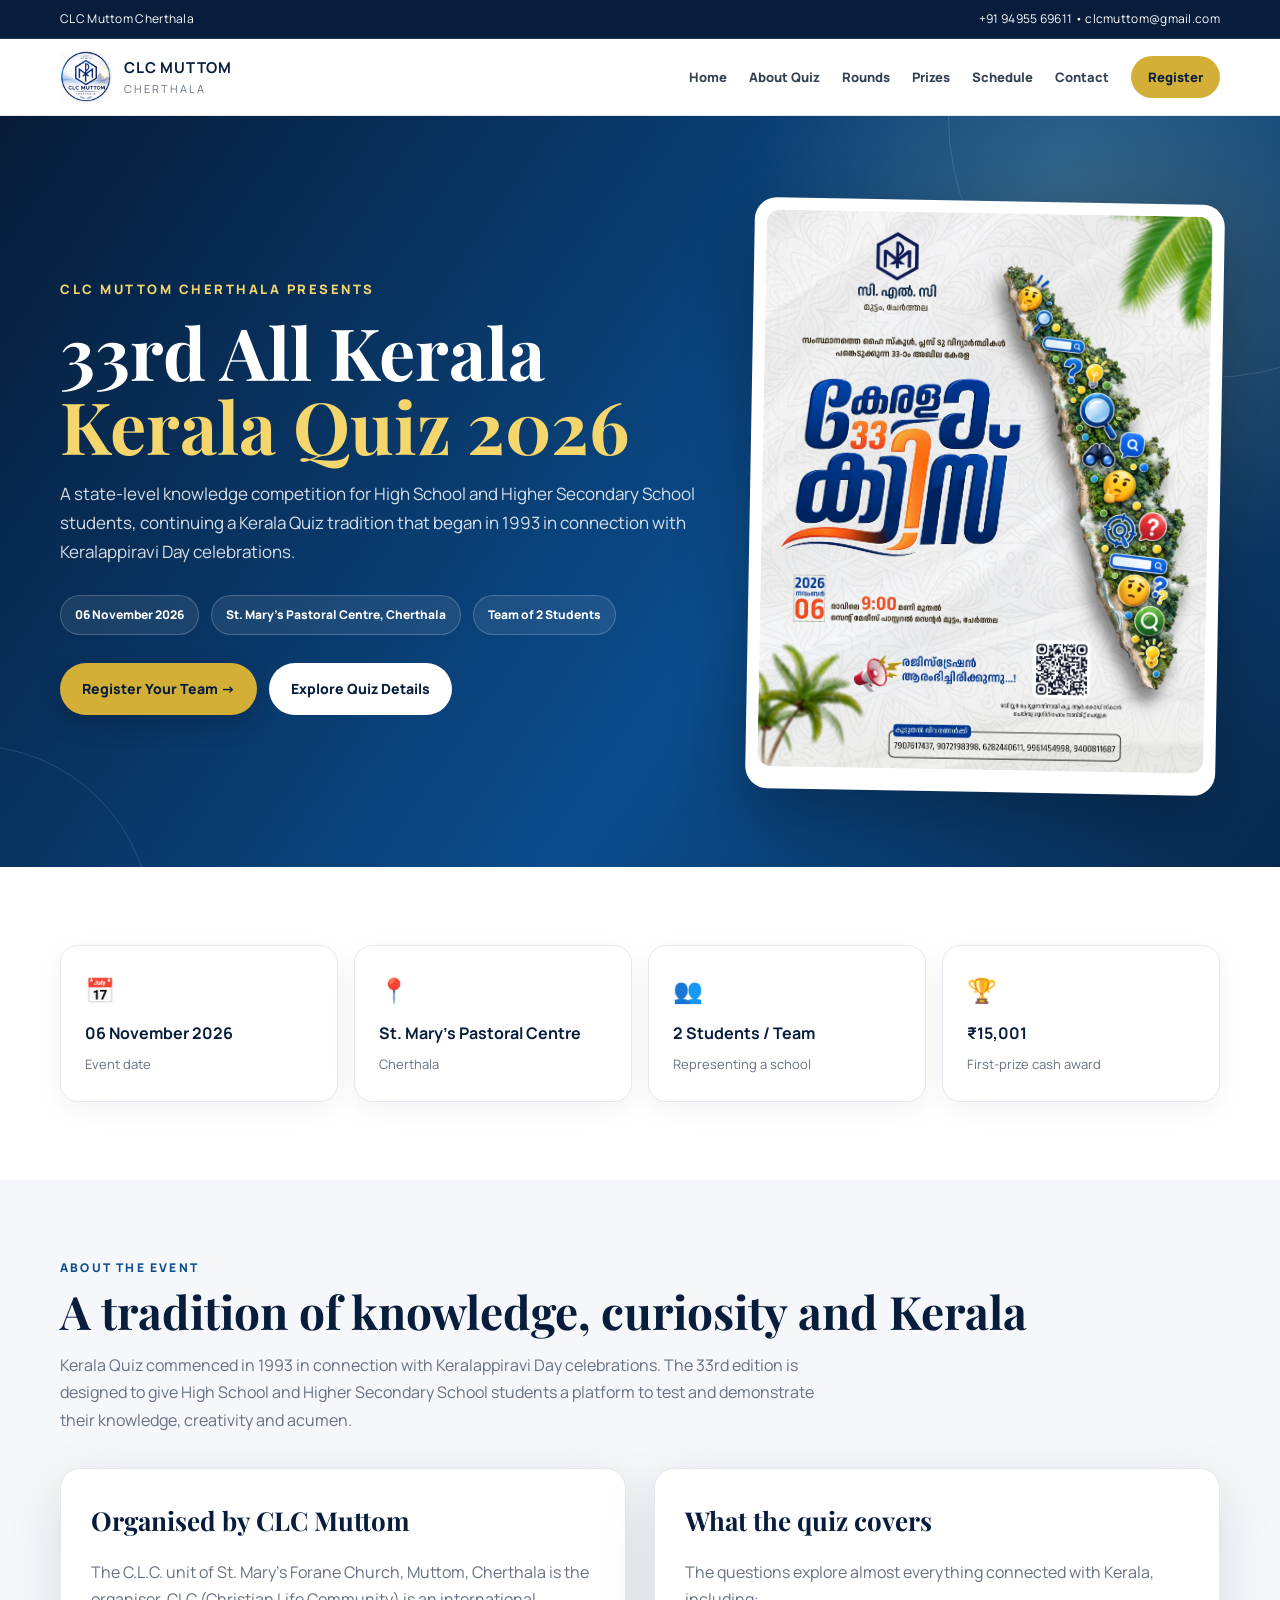
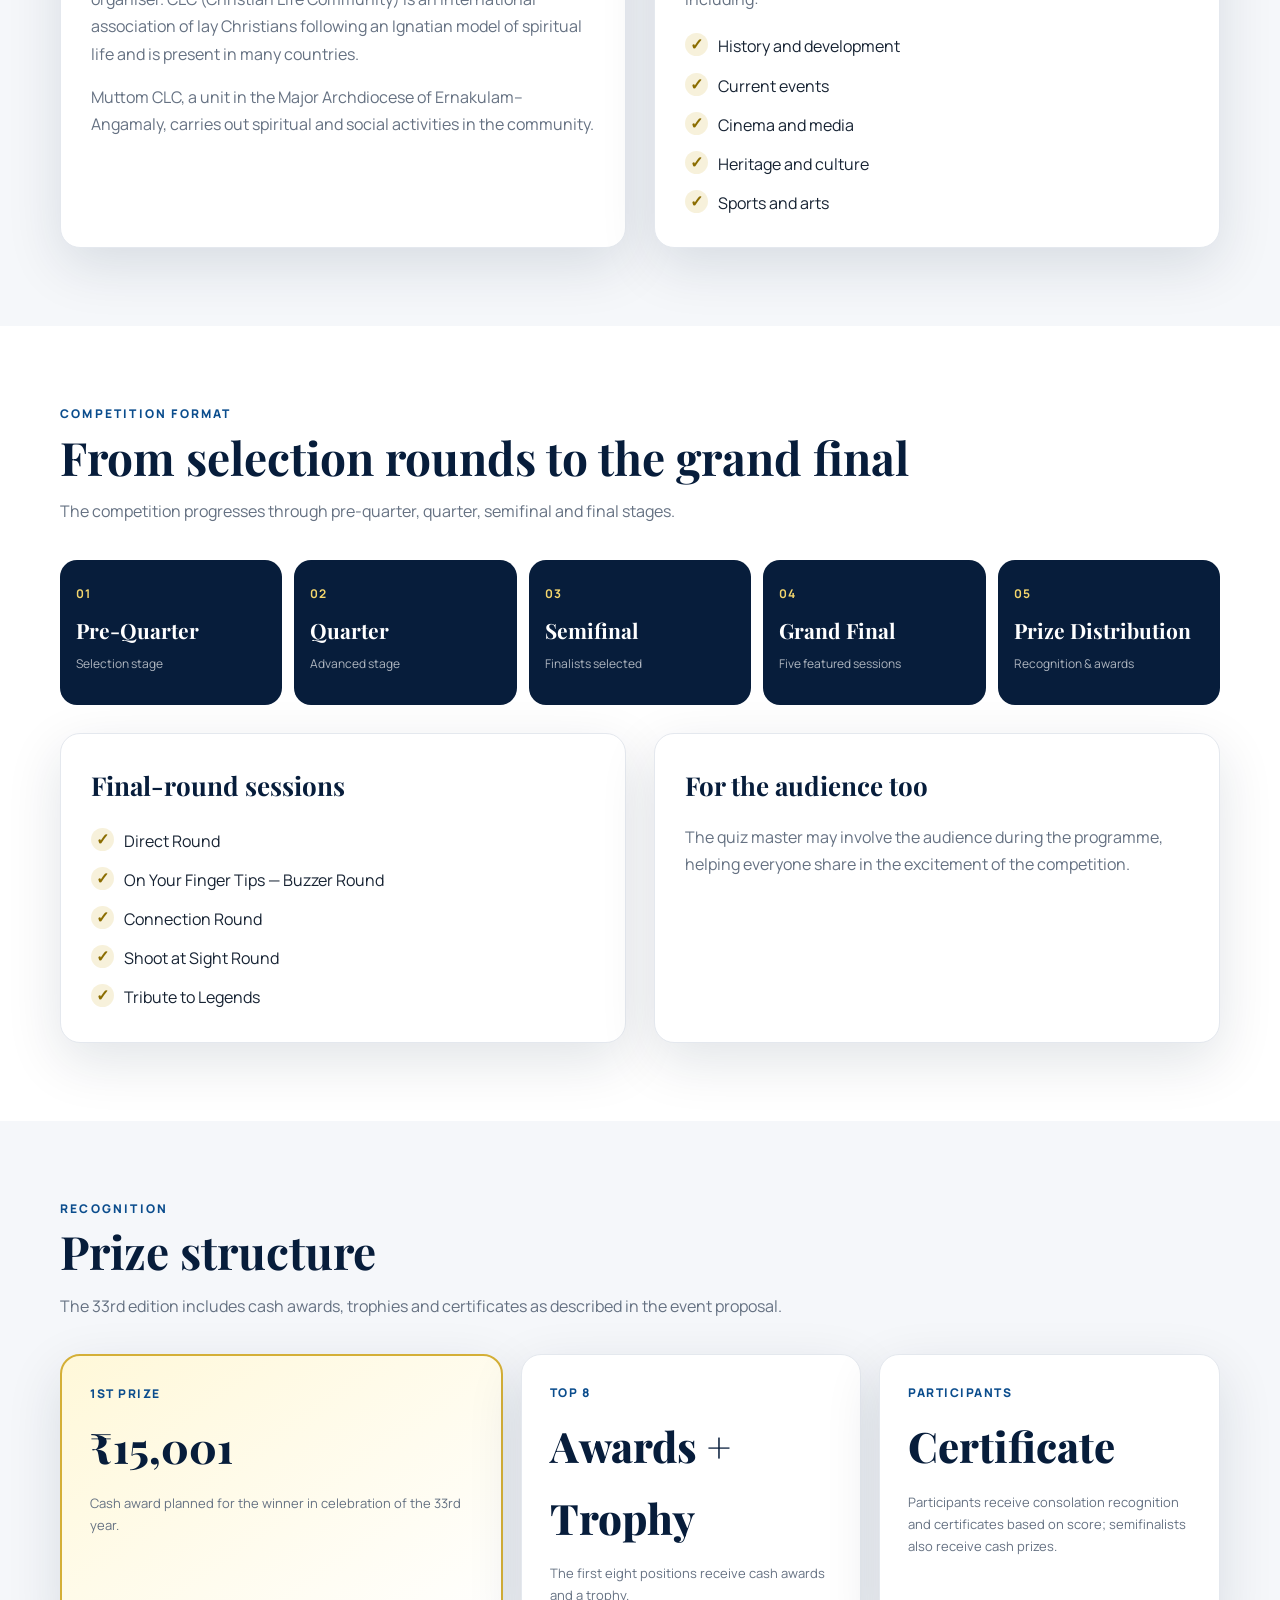
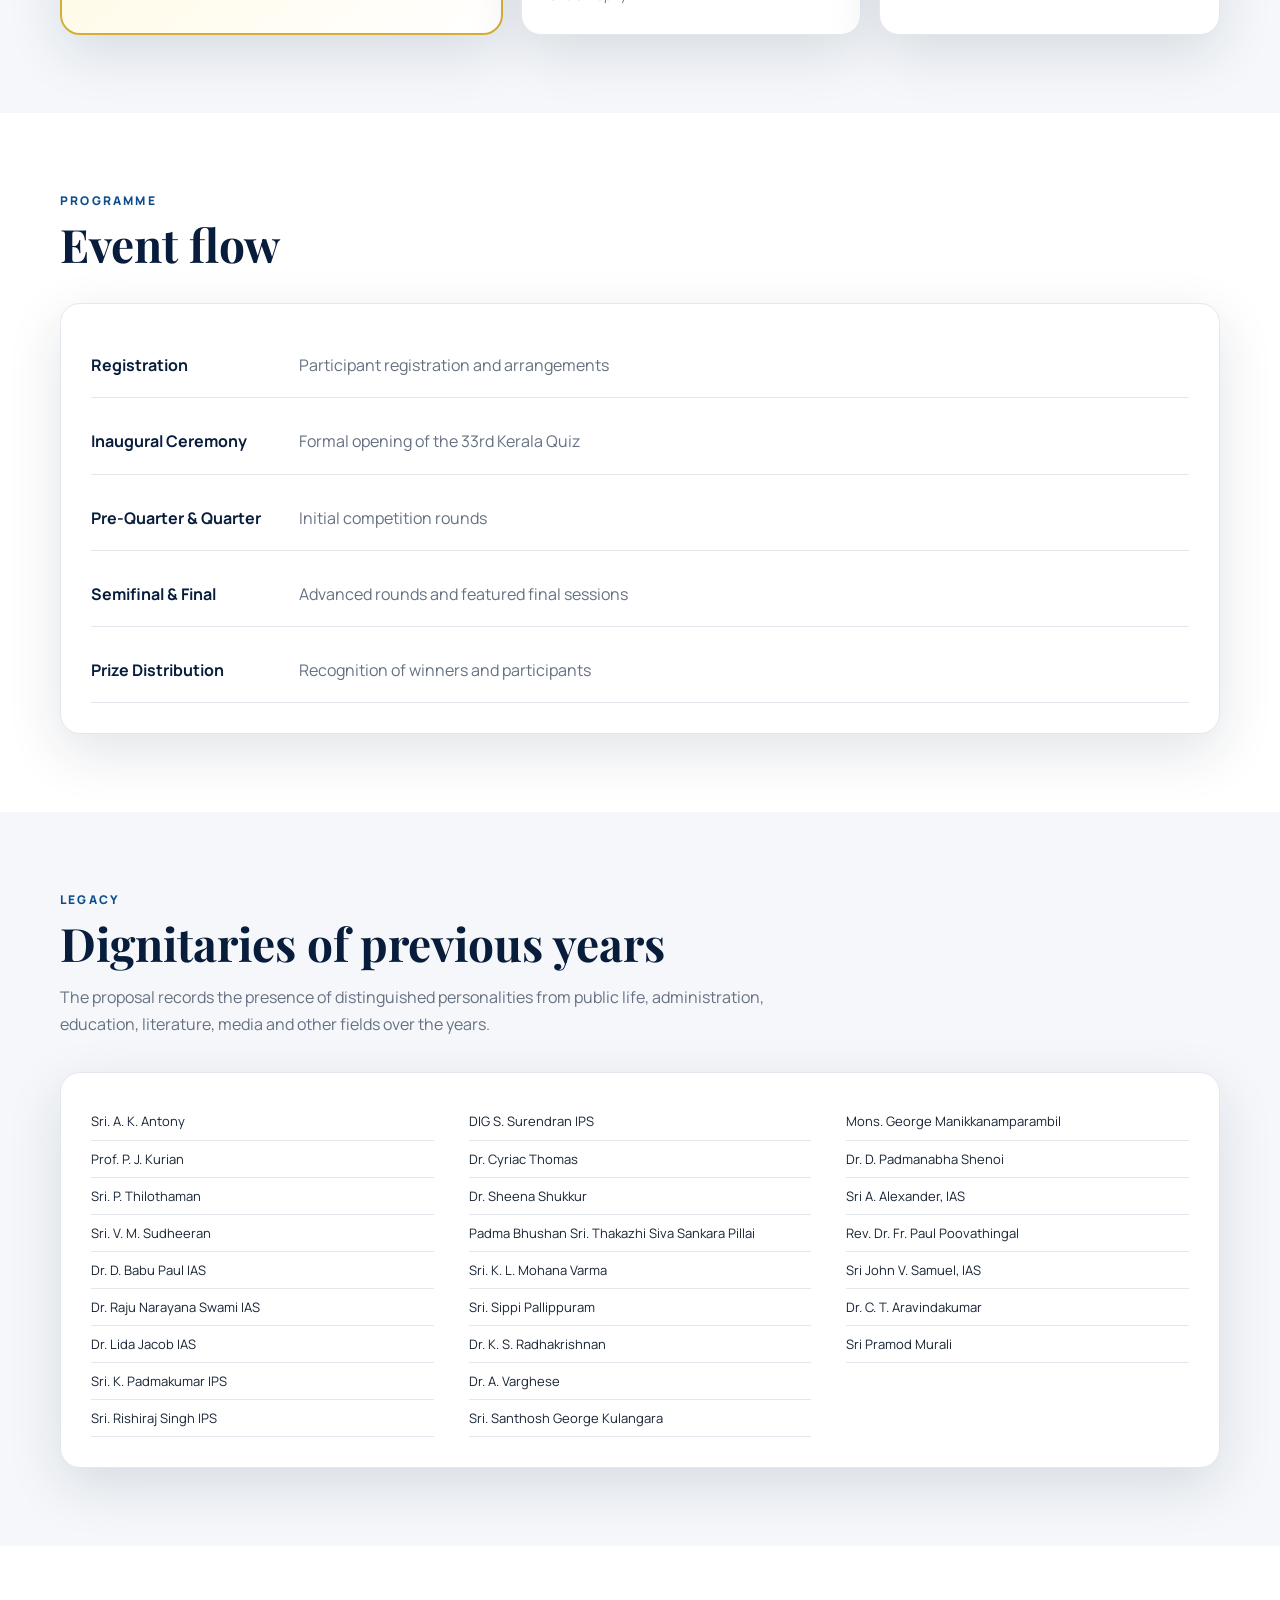
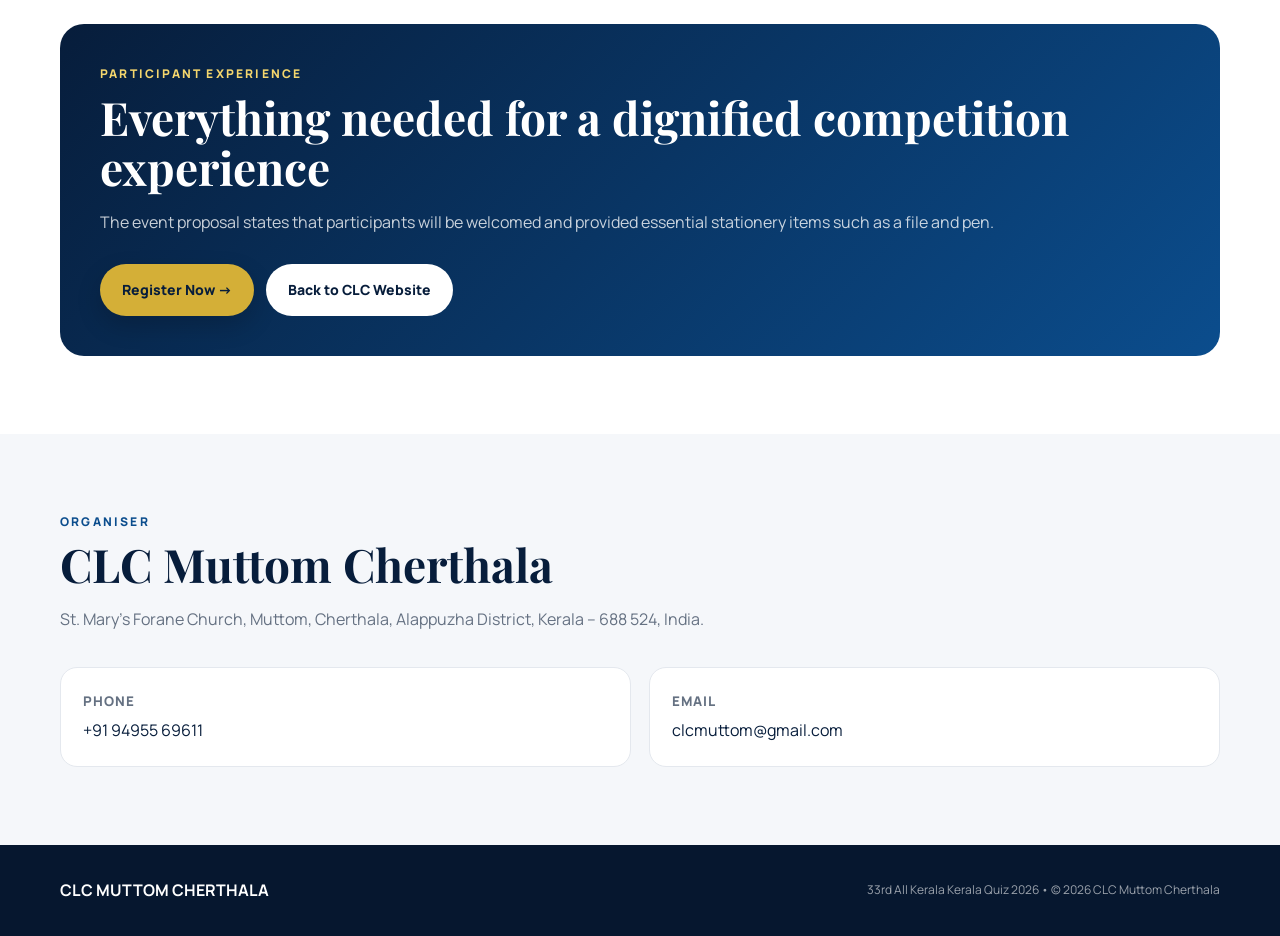
<file: kerala-quiz.html>
<!DOCTYPE html>
<html lang="en">
<head>
<meta charset="UTF-8">
<meta name="viewport" content="width=device-width, initial-scale=1.0">
<meta name="description" content="33rd All Kerala Kerala Quiz 2026 — event details, rounds, prizes, venue and registration information by CLC Muttom Cherthala.">
<title>33rd All Kerala Kerala Quiz 2026 | CLC Muttom Cherthala</title>
<link rel="preconnect" href="https://fonts.googleapis.com">
<link rel="preconnect" href="https://fonts.gstatic.com" crossorigin>
<link href="https://fonts.googleapis.com/css2?family=Manrope:wght@400;500;600;700;800&family=Playfair+Display:wght@600;700;800&display=swap" rel="stylesheet">

<style>
:root{
  --navy:#071d3b;
  --blue:#0b4d8d;
  --blue2:#123e70;
  --gold:#d4af37;
  --gold2:#f4d66d;
  --cream:#f7f4eb;
  --white:#fff;
  --ink:#172333;
  --muted:#657182;
  --line:#e4e8ee;
  --shadow:0 18px 55px rgba(7,29,59,.12);
}
*{box-sizing:border-box}
html{scroll-behavior:smooth}
body{margin:0;color:var(--ink);background:#f5f7fa;font-family:Manrope,Arial,sans-serif;line-height:1.7}
a{text-decoration:none}
.container{width:min(1160px,92%);margin:auto}

.topbar{
  background:var(--navy);color:#fff;border-bottom:1px solid rgba(255,255,255,.12);
}
.topbar-inner{
  min-height:38px;display:flex;justify-content:space-between;align-items:center;
  font-size:12px;letter-spacing:.3px
}
.header{
  position:sticky;top:0;z-index:1000;background:rgba(255,255,255,.96);
  backdrop-filter:blur(12px);border-bottom:1px solid var(--line)
}
.nav{min-height:76px;display:flex;align-items:center;justify-content:space-between;gap:24px}
.brand{display:flex;align-items:center;gap:12px;color:var(--navy)}
.brand img{width:52px;height:52px;object-fit:contain}
.brand strong{display:block;font-size:15px;letter-spacing:.8px}
.brand span{display:block;font-size:11px;color:var(--muted);letter-spacing:2px}
nav{display:flex;gap:22px;align-items:center}
nav a{font-size:13px;font-weight:800;color:#344152}
nav a:hover{color:var(--blue)}
.nav-register{padding:10px 17px;border-radius:30px;background:var(--gold);color:var(--navy)!important}

.hero{
  position:relative;overflow:hidden;background:
  radial-gradient(circle at 85% 20%,rgba(244,214,109,.22),transparent 28%),
  linear-gradient(125deg,#061b37,#0b4d8d 60%,#092a50);
  color:#fff;padding:85px 0 75px
}
.hero:before,.hero:after{
  content:"";position:absolute;border:1px solid rgba(255,255,255,.12);
  border-radius:50%;pointer-events:none
}
.hero:before{width:520px;height:520px;right:-190px;top:-260px}
.hero:after{width:360px;height:360px;left:-210px;bottom:-240px}
.hero-grid{display:grid;grid-template-columns:1.15fr .85fr;gap:55px;align-items:center;position:relative;z-index:2}
.kicker{color:var(--gold2);font-size:13px;font-weight:900;letter-spacing:2.5px;text-transform:uppercase}
.hero h1{font-family:"Playfair Display",serif;font-size:clamp(40px,6vw,72px);line-height:1.03;margin:14px 0 18px}
.hero h1 em{font-style:normal;color:var(--gold2)}
.hero p{font-size:17px;max-width:700px;color:rgba(255,255,255,.84)}
.hero-meta{display:flex;flex-wrap:wrap;gap:12px;margin:28px 0}
.pill{padding:9px 14px;border:1px solid rgba(255,255,255,.2);background:rgba(255,255,255,.08);border-radius:999px;font-size:12px;font-weight:800}
.cta-row{display:flex;flex-wrap:wrap;gap:12px;margin-top:28px}
.btn{display:inline-flex;align-items:center;justify-content:center;padding:14px 22px;border-radius:999px;font-weight:900;font-size:14px}
.btn-gold{background:var(--gold);color:var(--navy);box-shadow:0 10px 25px rgba(0,0,0,.18)}
.btn-light{background:#fff;color:var(--navy)}
.poster-card{
  background:#fff;padding:12px;border-radius:22px;box-shadow:0 25px 70px rgba(0,0,0,.3);
  transform:rotate(1deg)
}
.poster-card img{display:block;width:100%;border-radius:14px;min-height:360px;object-fit:cover;background:#edf1f5}
.poster-note{font-size:11px;color:#687385;text-align:center;padding:8px 4px 2px}

.section{padding:78px 0}
.section.alt{background:#fff}
.section-head{margin-bottom:34px}
.eyebrow{font-size:12px;font-weight:900;letter-spacing:2.2px;color:var(--blue);text-transform:uppercase;margin:0 0 7px}
h2{font-family:"Playfair Display",serif;font-size:clamp(30px,4vw,46px);line-height:1.1;margin:0;color:var(--navy)}
.lead{color:var(--muted);max-width:760px}

.fact-grid{display:grid;grid-template-columns:repeat(4,1fr);gap:16px}
.fact{background:#fff;border:1px solid var(--line);border-radius:18px;padding:24px;box-shadow:0 8px 28px rgba(7,29,59,.05)}
.fact .icon{font-size:24px;color:var(--gold)}
.fact b{display:block;margin:9px 0 3px;color:var(--navy)}
.fact span{font-size:13px;color:var(--muted)}

.two-col{display:grid;grid-template-columns:1fr 1fr;gap:28px}
.card{background:#fff;border:1px solid var(--line);border-radius:20px;padding:30px;box-shadow:var(--shadow)}
.card h3{font-family:"Playfair Display",serif;color:var(--navy);font-size:26px;margin:0 0 12px}
.card p{color:var(--muted)}
.checks{display:grid;gap:12px;padding:0;margin:20px 0 0;list-style:none}
.checks li{display:flex;gap:10px;align-items:flex-start}
.checks li:before{content:"✓";display:inline-flex;width:23px;height:23px;border-radius:50%;align-items:center;justify-content:center;background:rgba(212,175,55,.18);color:#8b6d00;font-weight:900;flex:0 0 23px}

.rounds{display:grid;grid-template-columns:repeat(5,1fr);gap:12px}
.round{position:relative;padding:24px 16px;background:var(--navy);color:#fff;border-radius:17px;min-height:145px}
.round b{display:block;font-size:12px;color:var(--gold2);letter-spacing:1px;text-transform:uppercase}
.round h3{font-family:"Playfair Display",serif;margin:9px 0 0;font-size:21px}
.round span{display:block;color:rgba(255,255,255,.68);font-size:12px;margin-top:5px}

.prize-grid{display:grid;grid-template-columns:1.3fr 1fr 1fr;gap:18px}
.prize{border-radius:20px;padding:28px;background:#fff;border:1px solid var(--line);box-shadow:var(--shadow)}
.prize.featured{background:linear-gradient(145deg,#fff8d9,#fff);border:2px solid var(--gold)}
.prize .label{font-size:12px;font-weight:900;letter-spacing:1.5px;color:var(--blue);text-transform:uppercase}
.prize .amount{font-family:"Playfair Display",serif;font-size:42px;color:var(--navy);font-weight:800;margin:8px 0}
.prize p{margin:0;color:var(--muted);font-size:13px}

.schedule{display:grid;gap:12px}
.schedule-item{display:grid;grid-template-columns:190px 1fr;gap:18px;padding:18px 0;border-bottom:1px solid var(--line)}
.schedule-item b{color:var(--navy)}
.schedule-item span{color:var(--muted)}

.dignitaries{columns:3;column-gap:35px;margin:0;padding:0;list-style:none}
.dignitaries li{break-inside:avoid;padding:7px 0;border-bottom:1px solid var(--line);font-size:13px}

.notice{background:linear-gradient(135deg,var(--navy),#0b4d8d);color:#fff;border-radius:24px;padding:40px}
.notice h2{color:#fff}.notice p{color:rgba(255,255,255,.78)}
.contact-grid{display:grid;grid-template-columns:1fr 1fr;gap:18px}
.contact-item{background:#fff;border:1px solid var(--line);padding:22px;border-radius:17px}
.contact-item small{display:block;color:var(--muted);font-weight:800;text-transform:uppercase;letter-spacing:1px}
.contact-item a,.contact-item strong{display:block;color:var(--navy);margin-top:4px}

footer{background:#06172f;color:#fff;padding:32px 0}
.footer-inner{display:flex;justify-content:space-between;gap:20px;align-items:center}
footer p{margin:0;color:rgba(255,255,255,.6);font-size:12px}

@media(max-width:900px){
  nav{display:none}.hero-grid,.two-col,.prize-grid,.contact-grid{grid-template-columns:1fr}
  .fact-grid{grid-template-columns:repeat(2,1fr)}
  .rounds{grid-template-columns:repeat(2,1fr)}
  .dignitaries{columns:2}
}
@media(max-width:600px){
  .topbar-inner{justify-content:center}.topbar-inner span:last-child{display:none}
  .nav{min-height:66px}.brand img{width:45px;height:45px}
  .hero{padding:55px 0}.hero-grid{gap:35px}.poster-card{transform:none}
  .fact-grid{grid-template-columns:1fr}.rounds{grid-template-columns:1fr}
  .dignitaries{columns:1}.schedule-item{grid-template-columns:1fr;gap:3px}
  .section{padding:58px 0}.footer-inner{flex-direction:column;align-items:flex-start}
}
</style>
</head>

<body>

<div class="topbar">
  <div class="container topbar-inner">
    <span>CLC Muttom Cherthala</span>
    <span>+91 94955 69611 • clcmuttom@gmail.com</span>
  </div>
</div>

<header class="header">
  <div class="container nav">
    <a class="brand" href="index.html">
      <img src="clc-logo.png" alt="CLC Muttom Cherthala logo">
      <div><strong>CLC MUTTOM</strong><span>CHERTHALA</span></div>
    </a>
    <nav>
      <a href="index.html">Home</a>
      <a href="#about">About Quiz</a>
      <a href="#rounds">Rounds</a>
      <a href="#prizes">Prizes</a>
      <a href="#schedule">Schedule</a>
      <a href="#contact">Contact</a>
      <a class="nav-register" href="https://forms.gle/e92Lx1BqwLtii3b97" target="_blank" rel="noopener">Register</a>
    </nav>
  </div>
</header>

<main>

<section class="hero">
  <div class="container hero-grid">
    <div>
      <div class="kicker">CLC Muttom Cherthala presents</div>
      <h1>33rd All Kerala<br><em>Kerala Quiz 2026</em></h1>
      <p>
        A state-level knowledge competition for High School and Higher Secondary
        School students, continuing a Kerala Quiz tradition that began in 1993
        in connection with Keralappiravi Day celebrations.
      </p>

      <div class="hero-meta">
        <span class="pill">06 November 2026</span>
        <span class="pill">St. Mary's Pastoral Centre, Cherthala</span>
        <span class="pill">Team of 2 Students</span>
      </div>

      <div class="cta-row">
        <a class="btn btn-gold" href="https://forms.gle/e92Lx1BqwLtii3b97" target="_blank" rel="noopener">Register Your Team →</a>
        <a class="btn btn-light" href="#about">Explore Quiz Details</a>
      </div>
    </div>

    <div class="poster-card">
      <img src="kerala-quiz-33-poster.jpg" alt="33rd All Kerala Kerala Quiz 2026 poster">
      <div class="poster-note"></div>
    </div>
  </div>
</section>

<section class="section alt">
  <div class="container">
    <div class="fact-grid">
      <div class="fact"><div class="icon">📅</div><b>06 November 2026</b><span>Event date</span></div>
      <div class="fact"><div class="icon">📍</div><b>St. Mary's Pastoral Centre</b><span>Cherthala</span></div>
      <div class="fact"><div class="icon">👥</div><b>2 Students / Team</b><span>Representing a school</span></div>
      <div class="fact"><div class="icon">🏆</div><b>₹15,001</b><span>First-prize cash award</span></div>
    </div>
  </div>
</section>

<section id="about" class="section">
  <div class="container">
    <div class="section-head">
      <p class="eyebrow">About the event</p>
      <h2>A tradition of knowledge, curiosity and Kerala</h2>
      <p class="lead">
        Kerala Quiz commenced in 1993 in connection with Keralappiravi Day
        celebrations. The 33rd edition is designed to give High School and
        Higher Secondary School students a platform to test and demonstrate
        their knowledge, creativity and acumen.
      </p>
    </div>

    <div class="two-col">
      <div class="card">
        <h3>Organised by CLC Muttom</h3>
        <p>
          The C.L.C. unit of St. Mary's Forane Church, Muttom, Cherthala is the
          organiser. CLC (Christian Life Community) is an international
          association of lay Christians following an Ignatian model of spiritual
          life and is present in many countries.
        </p>
        <p>
          Muttom CLC, a unit in the Major Archdiocese of Ernakulam–Angamaly,
          carries out spiritual and social activities in the community.
        </p>
      </div>

      <div class="card">
        <h3>What the quiz covers</h3>
        <p>The questions explore almost everything connected with Kerala, including:</p>
        <ul class="checks">
          <li>History and development</li>
          <li>Current events</li>
          <li>Cinema and media</li>
          <li>Heritage and culture</li>
          <li>Sports and arts</li>
        </ul>
      </div>
    </div>
  </div>
</section>

<section id="rounds" class="section alt">
  <div class="container">
    <div class="section-head">
      <p class="eyebrow">Competition format</p>
      <h2>From selection rounds to the grand final</h2>
      <p class="lead">
        The competition progresses through pre-quarter, quarter, semifinal and final stages.
      </p>
    </div>

    <div class="rounds">
      <div class="round"><b>01</b><h3>Pre-Quarter</h3><span>Selection stage</span></div>
      <div class="round"><b>02</b><h3>Quarter</h3><span>Advanced stage</span></div>
      <div class="round"><b>03</b><h3>Semifinal</h3><span>Finalists selected</span></div>
      <div class="round"><b>04</b><h3>Grand Final</h3><span>Five featured sessions</span></div>
      <div class="round"><b>05</b><h3>Prize Distribution</h3><span>Recognition & awards</span></div>
    </div>

    <div class="two-col" style="margin-top:28px">
      <div class="card">
        <h3>Final-round sessions</h3>
        <ul class="checks">
          <li>Direct Round</li>
          <li>On Your Finger Tips — Buzzer Round</li>
          <li>Connection Round</li>
          <li>Shoot at Sight Round</li>
          <li>Tribute to Legends</li>
        </ul>
      </div>
      <div class="card">
        <h3>For the audience too</h3>
        <p>
          The quiz master may involve the audience during the programme,
          helping everyone share in the excitement of the competition.
        </p>
      </div>
    </div>
  </div>
</section>

<section id="prizes" class="section">
  <div class="container">
    <div class="section-head">
      <p class="eyebrow">Recognition</p>
      <h2>Prize structure</h2>
      <p class="lead">The 33rd edition includes cash awards, trophies and certificates as described in the event proposal.</p>
    </div>

    <div class="prize-grid">
      <div class="prize featured">
        <div class="label">1st Prize</div>
        <div class="amount">₹15,001</div>
        <p>Cash award planned for the winner in celebration of the 33rd year.</p>
      </div>
      <div class="prize">
        <div class="label">Top 8</div>
        <div class="amount">Awards + Trophy</div>
        <p>The first eight positions receive cash awards and a trophy.</p>
      </div>
      <div class="prize">
        <div class="label">Participants</div>
        <div class="amount">Certificate</div>
        <p>Participants receive consolation recognition and certificates based on score; semifinalists also receive cash prizes.</p>
      </div>
    </div>
  </div>
</section>

<section id="schedule" class="section alt">
  <div class="container">
    <div class="section-head">
      <p class="eyebrow">Programme</p>
      <h2>Event flow</h2>
    </div>

    <div class="card">
      <div class="schedule">
        <div class="schedule-item"><b>Registration</b><span>Participant registration and arrangements</span></div>
        <div class="schedule-item"><b>Inaugural Ceremony</b><span>Formal opening of the 33rd Kerala Quiz</span></div>
        <div class="schedule-item"><b>Pre-Quarter & Quarter</b><span>Initial competition rounds</span></div>
        <div class="schedule-item"><b>Semifinal & Final</b><span>Advanced rounds and featured final sessions</span></div>
        <div class="schedule-item"><b>Prize Distribution</b><span>Recognition of winners and participants</span></div>
      </div>
    </div>
  </div>
</section>

<section class="section">
  <div class="container">
    <div class="section-head">
      <p class="eyebrow">Legacy</p>
      <h2>Dignitaries of previous years</h2>
      <p class="lead">The proposal records the presence of distinguished personalities from public life, administration, education, literature, media and other fields over the years.</p>
    </div>

    <div class="card">
      <ul class="dignitaries">
        <li>Sri. A. K. Antony</li>
        <li>Prof. P. J. Kurian</li>
        <li>Sri. P. Thilothaman</li>
        <li>Sri. V. M. Sudheeran</li>
        <li>Dr. D. Babu Paul IAS</li>
        <li>Dr. Raju Narayana Swami IAS</li>
        <li>Dr. Lida Jacob IAS</li>
        <li>Sri. K. Padmakumar IPS</li>
        <li>Sri. Rishiraj Singh IPS</li>
        <li>DIG S. Surendran IPS</li>
        <li>Dr. Cyriac Thomas</li>
        <li>Dr. Sheena Shukkur</li>
        <li>Padma Bhushan Sri. Thakazhi Siva Sankara Pillai</li>
        <li>Sri. K. L. Mohana Varma</li>
        <li>Sri. Sippi Pallippuram</li>
        <li>Dr. K. S. Radhakrishnan</li>
        <li>Dr. A. Varghese</li>
        <li>Sri. Santhosh George Kulangara</li>
        <li>Mons. George Manikkanamparambil</li>
        <li>Dr. D. Padmanabha Shenoi</li>
        <li>Sri A. Alexander, IAS</li>
        <li>Rev. Dr. Fr. Paul Poovathingal</li>
        <li>Sri John V. Samuel, IAS</li>
        <li>Dr. C. T. Aravindakumar</li>
        <li>Sri Pramod Murali</li>
      </ul>
    </div>
  </div>
</section>

<section class="section alt">
  <div class="container">
    <div class="notice">
      <p class="eyebrow" style="color:var(--gold2)">Participant experience</p>
      <h2>Everything needed for a dignified competition experience</h2>
      <p>
        The event proposal states that participants will be welcomed and provided
        essential stationery items such as a file and pen.
      </p>
      <div class="cta-row">
        <a class="btn btn-gold" href="https://forms.gle/e92Lx1BqwLtii3b97" target="_blank" rel="noopener">Register Now →</a>
        <a class="btn btn-light" href="index.html">Back to CLC Website</a>
      </div>
    </div>
  </div>
</section>

<section id="contact" class="section">
  <div class="container">
    <div class="section-head">
      <p class="eyebrow">Organiser</p>
      <h2>CLC Muttom Cherthala</h2>
      <p class="lead">St. Mary's Forane Church, Muttom, Cherthala, Alappuzha District, Kerala – 688 524, India.</p>
    </div>

    <div class="contact-grid">
      <div class="contact-item">
        <small>Phone</small>
        <a href="tel:+919495569611">+91 94955 69611</a>
      </div>
      <div class="contact-item">
        <small>Email</small>
        <a href="mailto:clcmuttom@gmail.com">clcmuttom@gmail.com</a>
      </div>
    </div>
  </div>
</section>

</main>

<footer>
  <div class="container footer-inner">
    <strong>CLC MUTTOM CHERTHALA</strong>
    <p>33rd All Kerala Kerala Quiz 2026 • © 2026 CLC Muttom Cherthala</p>
  </div>
</footer>

</body>
</html>
</file>
